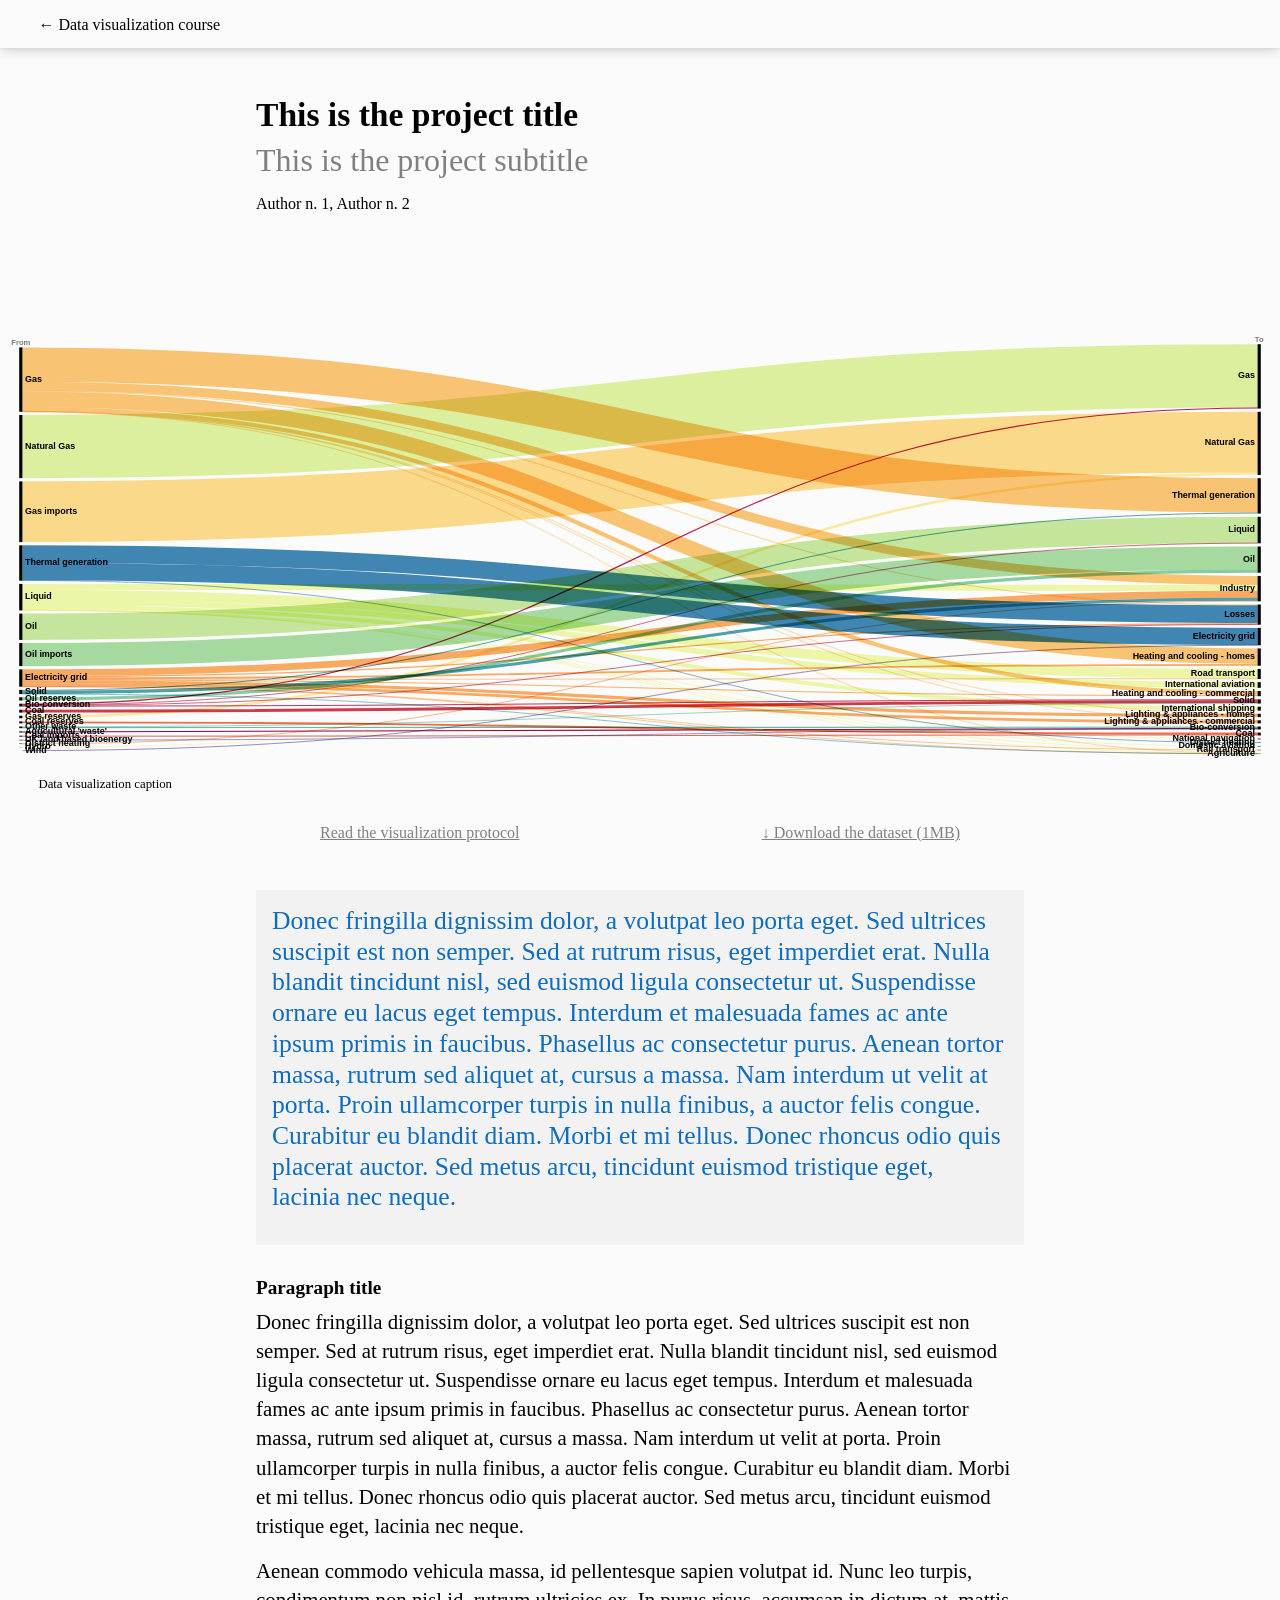
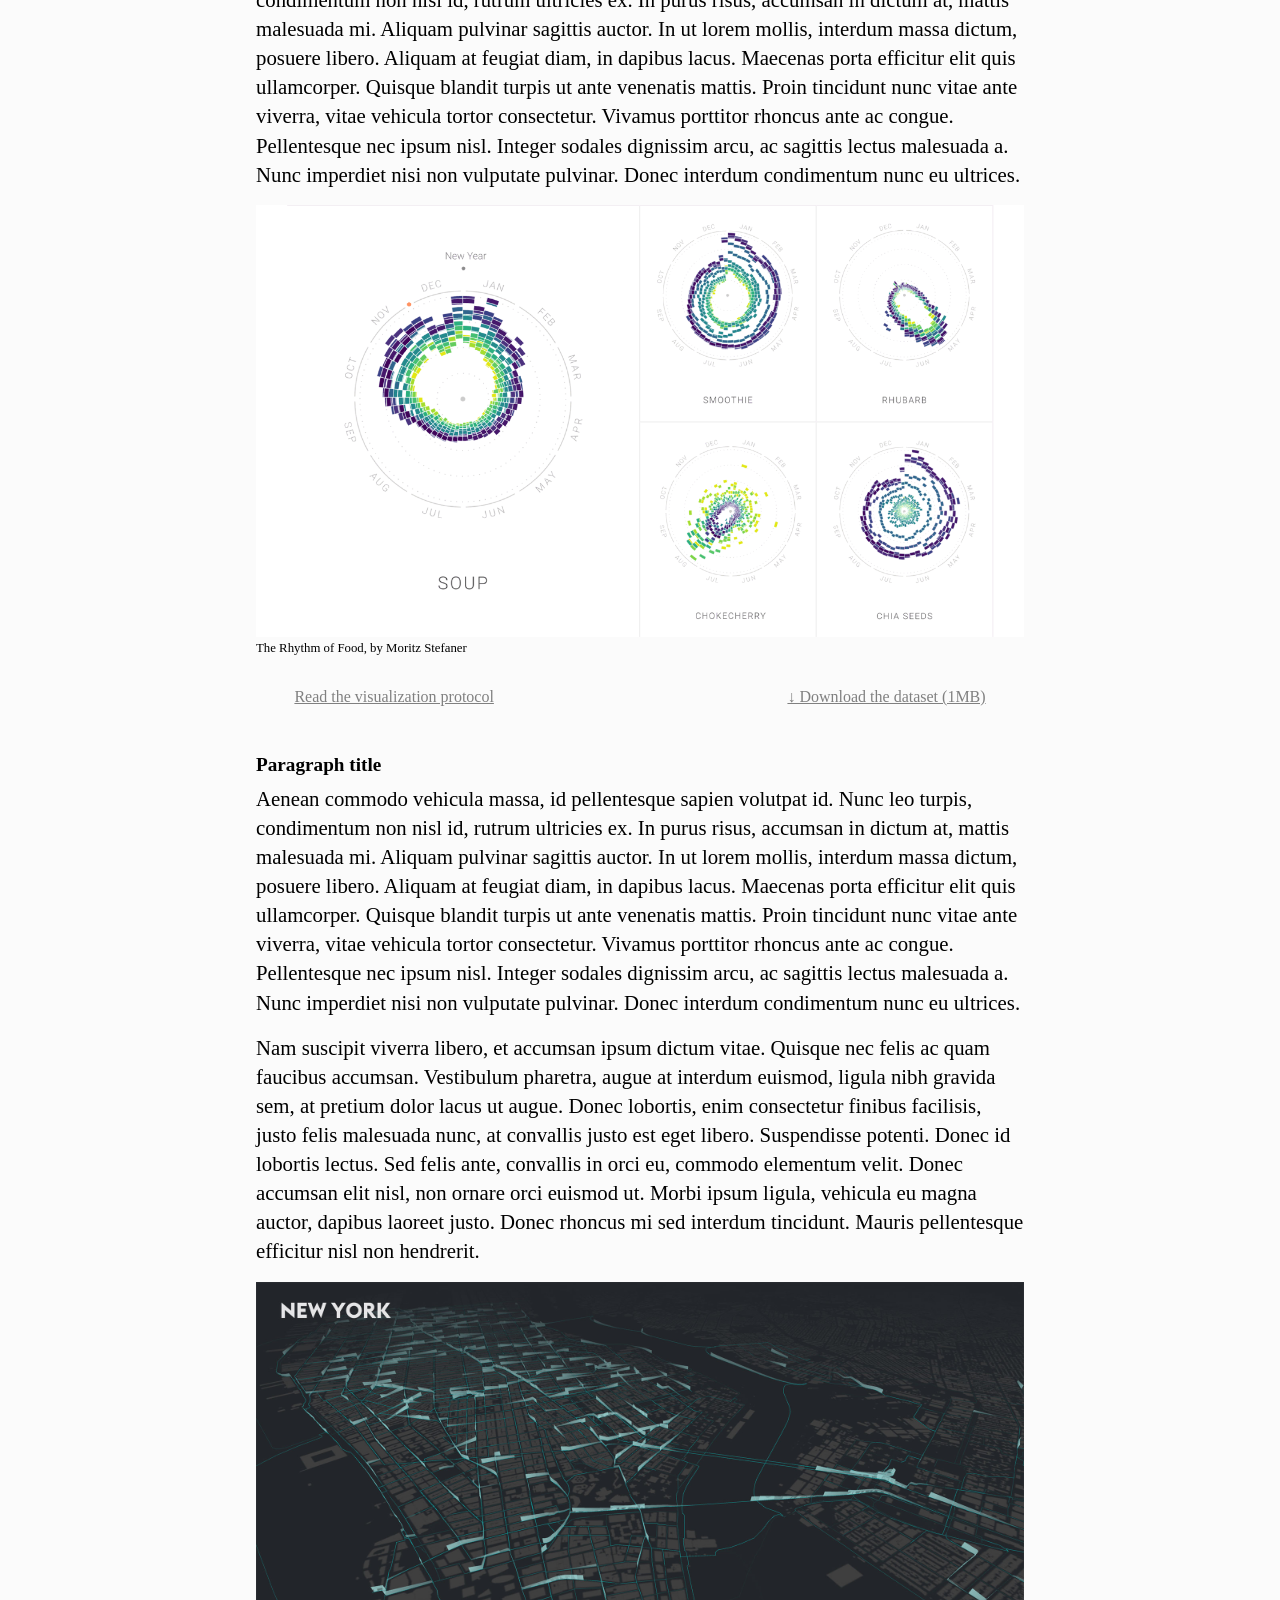
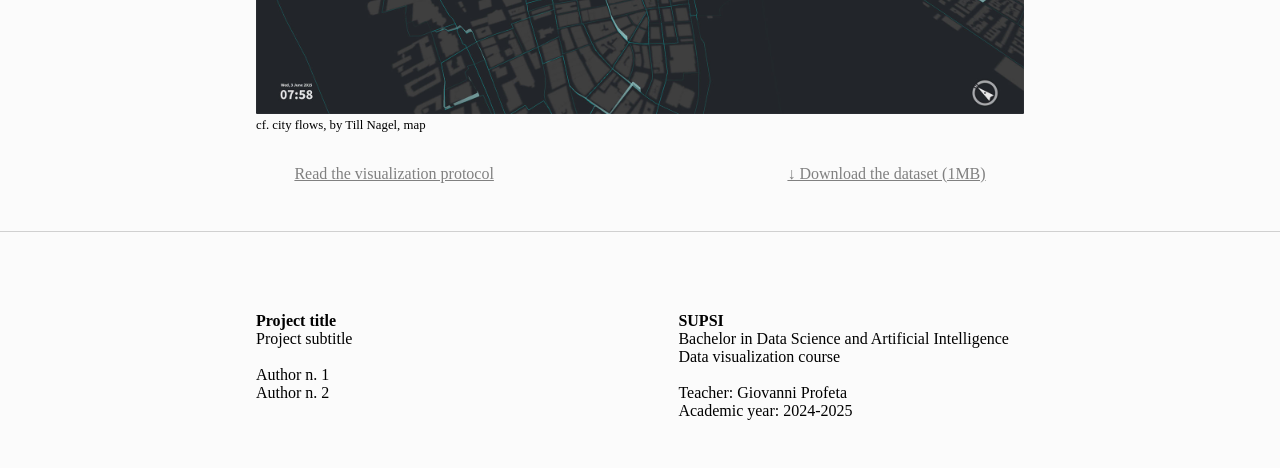
<file: index.html>
<!DOCTYPE html>
<html>
	<head>
		<meta charset="utf-8">
		<title>Title | Data visualization course</title>
		<meta name="description"content="Project description">
		<meta name="author" content="Authors' name and ssurname">
		<meta name="viewport" content="width=device-width, initial-scale=1">
		<!-- allow webpage to be run in full-screen mode -->
		<meta name="mobile-web-app-capable" content="yes">
		<meta name="apple-mobile-web-app-capable" content="yes">
		<!-- set nav bar color -->
		<meta name="theme-color" content="black"> <!-- Chrome, Firefox OS and Opera -->
		<meta name="msapplication-navbutton-color" content="black"> <!-- Windows Phone -->
		<meta name="apple-mobile-web-app-status-bar-style" content="black"> <!-- iOS Safari -->
		<link type="text/css" rel="stylesheet" href="assets/style/style.css">

		<script src='https://api.tiles.mapbox.com/mapbox-gl-js/v2.9.2/mapbox-gl.js'></script>
    	<link href='https://api.tiles.mapbox.com/mapbox-gl-js/v2.9.2/mapbox-gl.css' rel='stylesheet' />
	
		<link rel="preconnect" href="https://fonts.googleapis.com">
		<link rel="preconnect" href="https://fonts.gstatic.com" crossorigin>
		<link href="https://fonts.googleapis.com/css2?family=Roboto:ital,wght@0,400;0,700;1,400&display=swap" rel="stylesheet">
	
		<script src="assets/script/script.js" defer></script>
	</head>
	<body>
		<div id="topbar">
			<nav>
				<div class="go_home">
					<a href="../" title="Go back home">
						<span>
							←
						</span>
						<span>
							Data visualization course
						</span>
					</a>
				</div>
			</nav>
		</div>
		<main>
			<header>
				<h1>
					This is the project title 
				</h1>
				<h2>This is the project subtitle</h2>
				<h3>Author n. 1, Author n. 2</h3>
			</header>
			<section class="no_margin">
				<a name="highlight"></a>
				<figure>
					<object type="image/svg+xml" data="assets/dataviz/viz_01.svg" id="dataviz_01"></object>
					<figcaption>Data visualization caption</figcaption>
				</figure>
				<div class="download download_big">
					<div>
						<a href="assets/dataviz/protocols/01" title="Download visualization protocol" >
							Read the visualization protocol
						</a>
					</div>
					<div>
						<a href="assets/dataviz/dataset+metadata.zip" title="Download dataset">
							↓ Download the dataset (1MB)
						</a>
					</div>
				</div>
			</section>
			<article>
				<section id="abstract">
					<p>
						Donec fringilla dignissim dolor, a volutpat leo porta eget. Sed ultrices suscipit est non semper. Sed at rutrum risus, eget imperdiet erat. Nulla blandit tincidunt nisl, sed euismod ligula consectetur ut. Suspendisse ornare eu lacus eget tempus. Interdum et malesuada fames ac ante ipsum primis in faucibus. Phasellus ac consectetur purus. Aenean tortor massa, rutrum sed aliquet at, cursus a massa. Nam interdum ut velit at porta. Proin ullamcorper turpis in nulla finibus, a auctor felis congue. Curabitur eu blandit diam. Morbi et mi tellus. Donec rhoncus odio quis placerat auctor. Sed metus arcu, tincidunt euismod tristique eget, lacinia nec neque.
					</p>
				</section>
				<section>
					<h4>
						Paragraph title
					</h4>
					<p>
						Donec fringilla dignissim dolor, a volutpat leo porta eget. Sed ultrices suscipit est non semper. Sed at rutrum risus, eget imperdiet erat. Nulla blandit tincidunt nisl, sed euismod ligula consectetur ut. Suspendisse ornare eu lacus eget tempus. Interdum et malesuada fames ac ante ipsum primis in faucibus. Phasellus ac consectetur purus. Aenean tortor massa, rutrum sed aliquet at, cursus a massa. Nam interdum ut velit at porta. Proin ullamcorper turpis in nulla finibus, a auctor felis congue. Curabitur eu blandit diam. Morbi et mi tellus. Donec rhoncus odio quis placerat auctor. Sed metus arcu, tincidunt euismod tristique eget, lacinia nec neque.
					</p>
					<p>
						Aenean commodo vehicula massa, id pellentesque sapien volutpat id. Nunc leo turpis, condimentum non nisl id, rutrum ultricies ex. In purus risus, accumsan in dictum at, mattis malesuada mi. Aliquam pulvinar sagittis auctor. In ut lorem mollis, interdum massa dictum, posuere libero. Aliquam at feugiat diam, in dapibus lacus. Maecenas porta efficitur elit quis ullamcorper. Quisque blandit turpis ut ante venenatis mattis. Proin tincidunt nunc vitae ante viverra, vitae vehicula tortor consectetur. Vivamus porttitor rhoncus ante ac congue. Pellentesque nec ipsum nisl. Integer sodales dignissim arcu, ac sagittis lectus malesuada a. Nunc imperdiet nisi non vulputate pulvinar. Donec interdum condimentum nunc eu ultrices.
					</p>
					<figure class="figure">
						<img src="assets/images/01.png" alt="The Rhythm of Food, by Moritz Stefaner" width="1280" height="720">
						<figcaption>The Rhythm of Food, by Moritz Stefaner</figcaption>
					</figure>
					<div class="download download_small">
						<div>
							<a href="assets/dataviz/protocols/02" title="Download visualization protocol" >
								Read the visualization protocol
							</a>
						</div>
						<div>
							<a href="assets/dataviz/dataset+metadata.zip" title="Download dataset">
								↓ Download the dataset (1MB)
							</a>
						</div>
					</div>
				</section>
				</section>
				<section>
					<h4>
						Paragraph title
					</h4>
					<p>
						Aenean commodo vehicula massa, id pellentesque sapien volutpat id. Nunc leo turpis, condimentum non nisl id, rutrum ultricies ex. In purus risus, accumsan in dictum at, mattis malesuada mi. Aliquam pulvinar sagittis auctor. In ut lorem mollis, interdum massa dictum, posuere libero. Aliquam at feugiat diam, in dapibus lacus. Maecenas porta efficitur elit quis ullamcorper. Quisque blandit turpis ut ante venenatis mattis. Proin tincidunt nunc vitae ante viverra, vitae vehicula tortor consectetur. Vivamus porttitor rhoncus ante ac congue. Pellentesque nec ipsum nisl. Integer sodales dignissim arcu, ac sagittis lectus malesuada a. Nunc imperdiet nisi non vulputate pulvinar. Donec interdum condimentum nunc eu ultrices.
					</p>
					<p>
						Nam suscipit viverra libero, et accumsan ipsum dictum vitae. Quisque nec felis ac quam faucibus accumsan. Vestibulum pharetra, augue at interdum euismod, ligula nibh gravida sem, at pretium dolor lacus ut augue. Donec lobortis, enim consectetur finibus facilisis, justo felis malesuada nunc, at convallis justo est eget libero. Suspendisse potenti. Donec id lobortis lectus. Sed felis ante, convallis in orci eu, commodo elementum velit. Donec accumsan elit nisl, non ornare orci euismod ut. Morbi ipsum ligula, vehicula eu magna auctor, dapibus laoreet justo. Donec rhoncus mi sed interdum tincidunt. Mauris pellentesque efficitur nisl non hendrerit.
					</p>
					<figure class="figure">
						<img src="assets/images/02.png" alt="cf. city flows, by Till Nagel, map" width="1920" height="1080">
						<figcaption>cf. city flows, by Till Nagel, map</figcaption>
					</figure>
					<div class="download download_small">
						<div>
							<a href="assets/dataviz/protocols/03" title="Download visualization protocol" >
								Read the visualization protocol
							</a>
						</div>
						<div>
							<a href="assets/dataviz/dataset+metadata.zip" title="Download dataset">
								↓ Download the dataset (1MB)
							</a>
						</div>
					</div>
				</section>
			</article>
			
			<footer>
				<section>
					<div>
						<strong>Project title</strong><br/>
						Project subtitle<br/><br/>
						Author n. 1<br/>
						Author n. 2
					</div>
					<div>
						<strong>SUPSI</strong><br/>
						Bachelor in Data Science and Artificial Intelligence<br/>
						Data visualization course<br/><br/>
						Teacher: Giovanni Profeta<br/>
						Academic year: 2024-2025
					</div>
				</section>
			</footer>
		</main>
	</body>
</html>
</file>
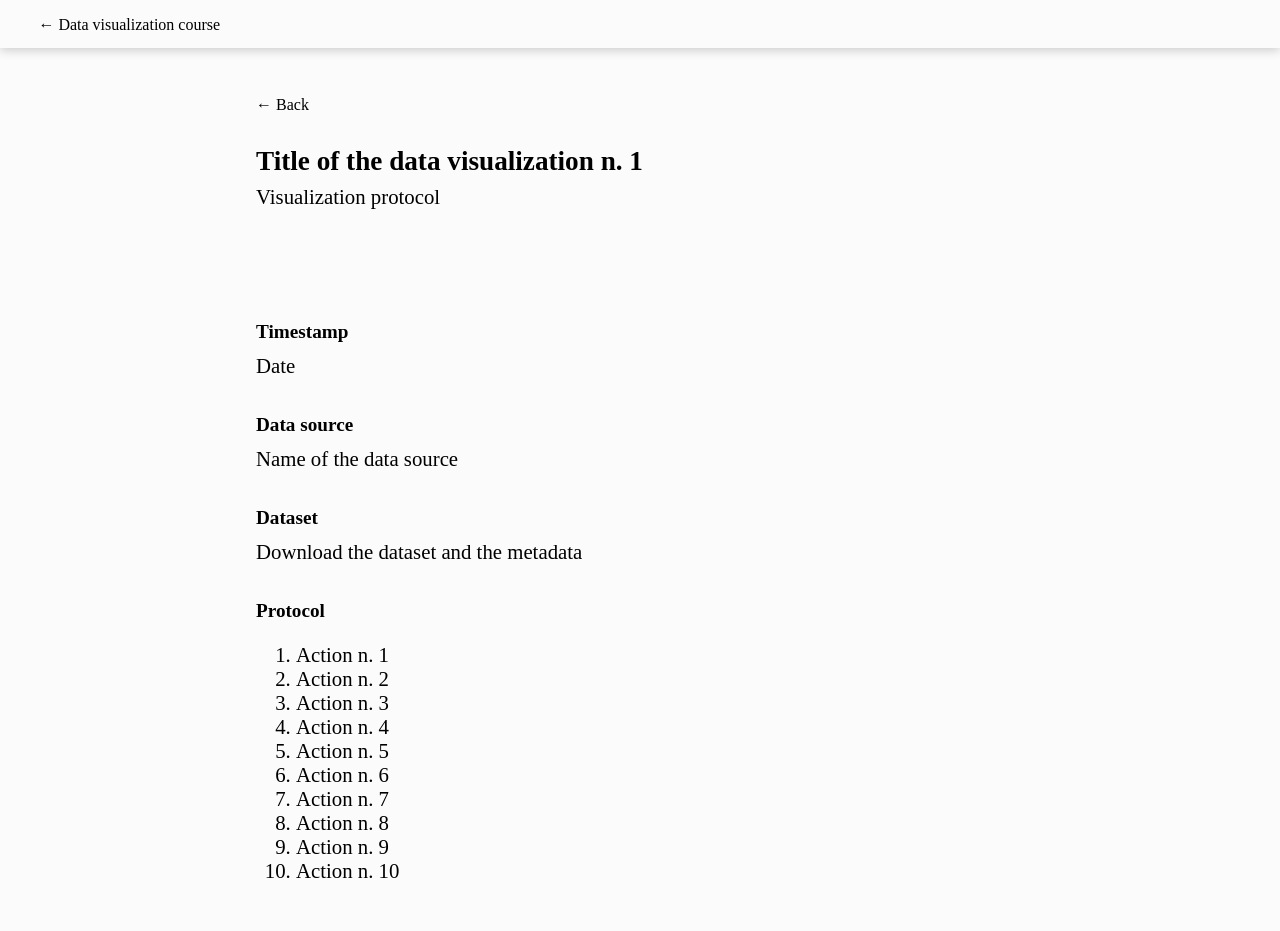
<file: assets/dataviz/protocols/01/index.html>
<!DOCTYPE html>
<html>
	<head>
		<meta charset="utf-8">
		<title>Page title | Data visualization course</title>
		<meta name="description"content="Project description">
		<meta name="author" content="Authors' name and ssurname">
		<meta name="viewport" content="width=device-width, initial-scale=1">
		<!-- allow webpage to be run in full-screen mode -->
		<meta name="mobile-web-app-capable" content="yes">
		<meta name="apple-mobile-web-app-capable" content="yes">
		<!-- set nav bar color -->
		<meta name="theme-color" content="black"> <!-- Chrome, Firefox OS and Opera -->
		<meta name="msapplication-navbutton-color" content="black"> <!-- Windows Phone -->
		<meta name="apple-mobile-web-app-status-bar-style" content="black"> <!-- iOS Safari -->
		<link type="text/css" rel="stylesheet" href="../../../style/style.css">	
	</head>
	<body>
		<div id="topbar">
			<nav>
				<div class="go_home">
					<a href="../../../../" title="Go back home">
						<span>
							←
						</span>
						<span>
							Data visualization course
						</span>
					</a>
				</div>
			</nav>
		</div>
		<main style="width: 100%;">
			<header class="protocol">
				<span>
					<a href="../../../../" title="Go back">
						← Back
					</a>
				</span>
				<h1>
					Title of the data visualization n. 1
				</h1>
				<h2>
					Visualization protocol
				</h2>
			</header>
			<article>
				<section>
					<h4>Timestamp</h4>
					<p>Date</p><br/>
					
					<h4>Data source</h4>
					<p><a href="https://github.com/CSSEGISandData/COVID-19/blob/master/csse_covid_19_data/csse_covid_19_time_series/time_series_covid19_deaths_global.csv">Name of the data source</a></p><br/>

					<h4>Dataset</h4>
					<p>
						<a href="../../dataset+metadata.zip">Download the dataset and the metadata</a>
					</p><br/>
				
					<h4>Protocol</h4>
					<ol style="font-size: 1.3rem;">
						<li>Action n. 1</li>
						<li>Action n. 2</li>
						<li>Action n. 3</li>
						<li>Action n. 4</li>
						<li>Action n. 5</li>
						<li>Action n. 6</li>
						<li>Action n. 7</li>
						<li>Action n. 8</li>
						<li>Action n. 9</li>
						<li>Action n. 10</li>
					</ol>
					
				</section>
			</article>
		</main>
	</body>
</html>
</file>
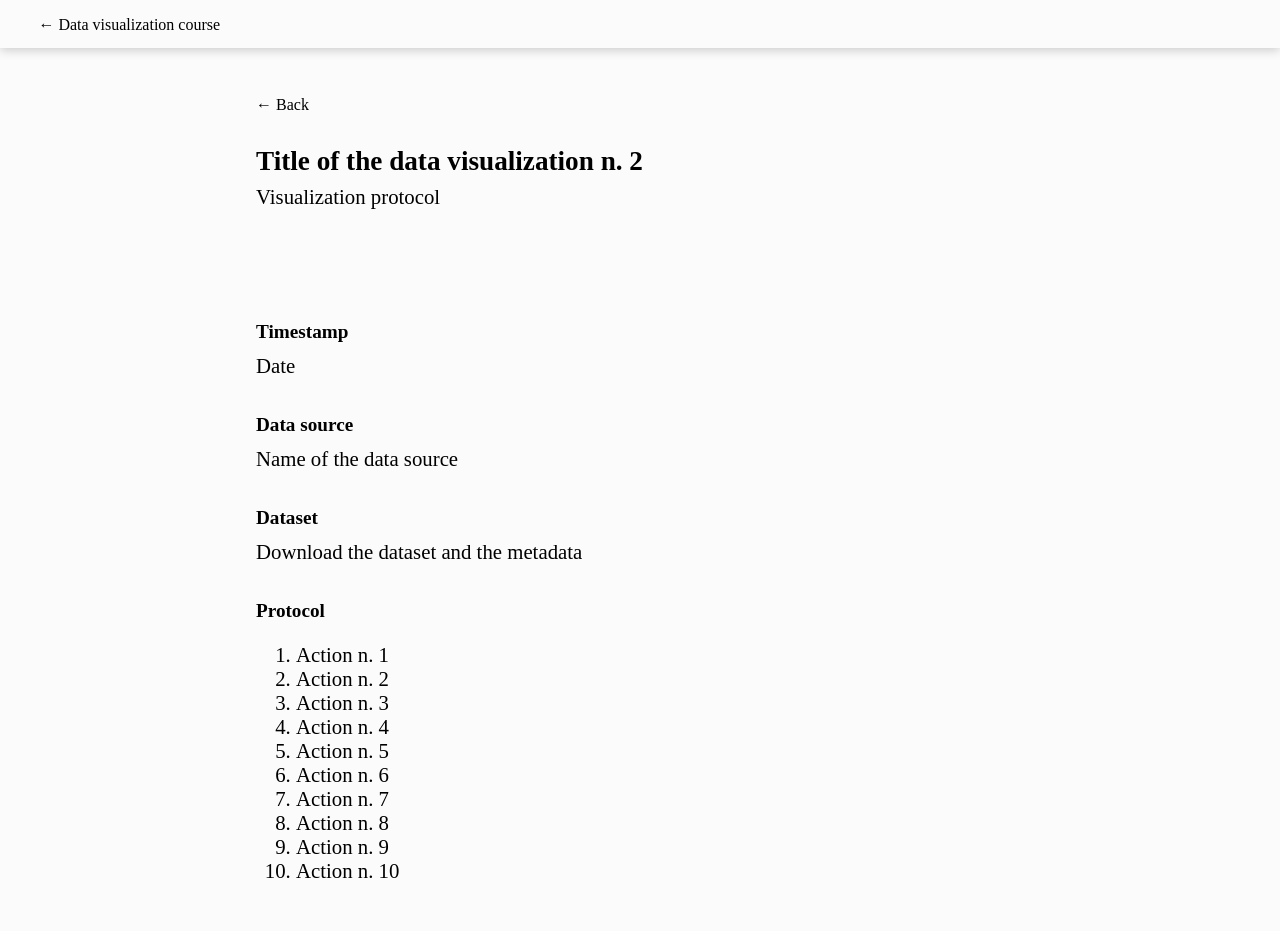
<file: assets/dataviz/protocols/02/index.html>
<!DOCTYPE html>
<html>
	<head>
		<meta charset="utf-8">
		<title>Page title | Data visualization course</title>
		<meta name="description"content="Project description">
		<meta name="author" content="Authors' name and ssurname">
		<meta name="viewport" content="width=device-width, initial-scale=1">
		<!-- allow webpage to be run in full-screen mode -->
		<meta name="mobile-web-app-capable" content="yes">
		<meta name="apple-mobile-web-app-capable" content="yes">
		<!-- set nav bar color -->
		<meta name="theme-color" content="black"> <!-- Chrome, Firefox OS and Opera -->
		<meta name="msapplication-navbutton-color" content="black"> <!-- Windows Phone -->
		<meta name="apple-mobile-web-app-status-bar-style" content="black"> <!-- iOS Safari -->
		<link type="text/css" rel="stylesheet" href="../../../style/style.css">	
	</head>
	<body>
		<div id="topbar">
			<nav>
				<div class="go_home">
					<a href="../../../../" title="Go back home">
						<span>
							←
						</span>
						<span>
							Data visualization course
						</span>
					</a>
				</div>
			</nav>
		</div>
		<main style="width: 100%;">
			<header class="protocol">
				<span>
					<a href="../../../../" title="Go back">
						← Back
					</a>
				</span>
				<h1>
					Title of the data visualization n. 2
				</h1>
				<h2>
					Visualization protocol
				</h2>
			</header>
			<article>
				<section>
					<h4>Timestamp</h4>
					<p>Date</p><br/>
					
					<h4>Data source</h4>
					<p><a href="https://github.com/CSSEGISandData/COVID-19/blob/master/csse_covid_19_data/csse_covid_19_time_series/time_series_covid19_deaths_global.csv">Name of the data source</a></p><br/>

					<h4>Dataset</h4>
					<p>
						<a href="../../dataset+metadata.zip">Download the dataset and the metadata</a>
					</p><br/>
					
					<h4>Protocol</h4>
					<ol style="font-size: 1.3rem;">
						<li>Action n. 1</li>
						<li>Action n. 2</li>
						<li>Action n. 3</li>
						<li>Action n. 4</li>
						<li>Action n. 5</li>
						<li>Action n. 6</li>
						<li>Action n. 7</li>
						<li>Action n. 8</li>
						<li>Action n. 9</li>
						<li>Action n. 10</li>
					</ol>
					
				</section>
			</article>
		</main>
	</body>
</html>
</file>
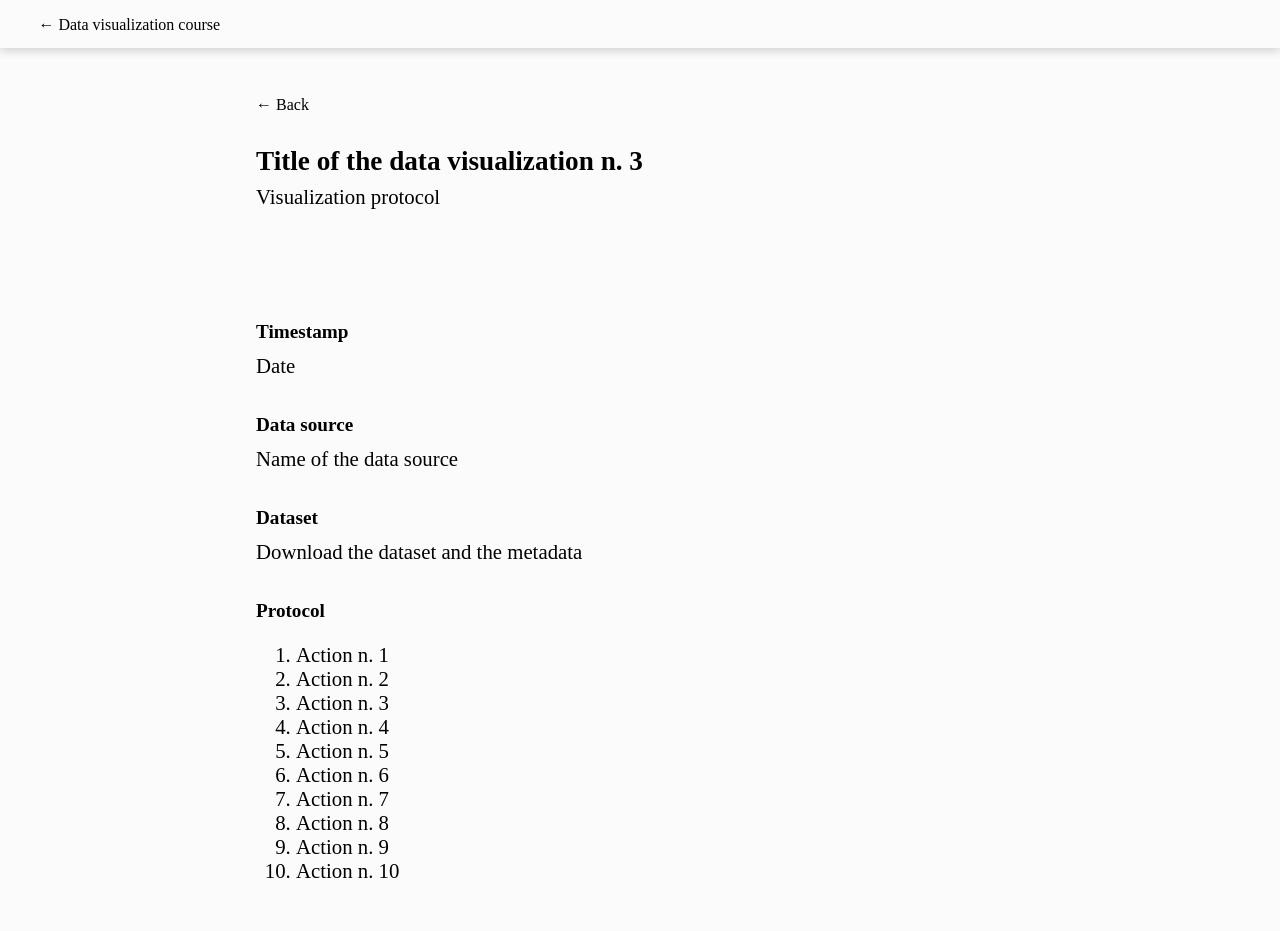
<file: assets/dataviz/protocols/03/index.html>
<!DOCTYPE html>
<html>
	<head>
		<meta charset="utf-8">
		<title>Page title | Data visualization course</title>
		<meta name="description"content="Project description">
		<meta name="author" content="Authors' name and ssurname">
		<meta name="viewport" content="width=device-width, initial-scale=1">
		<!-- allow webpage to be run in full-screen mode -->
		<meta name="mobile-web-app-capable" content="yes">
		<meta name="apple-mobile-web-app-capable" content="yes">
		<!-- set nav bar color -->
		<meta name="theme-color" content="black"> <!-- Chrome, Firefox OS and Opera -->
		<meta name="msapplication-navbutton-color" content="black"> <!-- Windows Phone -->
		<meta name="apple-mobile-web-app-status-bar-style" content="black"> <!-- iOS Safari -->
		<link type="text/css" rel="stylesheet" href="../../../style/style.css">	
	</head>
	<body>
		<div id="topbar">
			<nav>
				<div class="go_home">
					<a href="../../../../" title="Go back home">
						<span>
							←
						</span>
						<span>
							Data visualization course
						</span>
					</a>
				</div>
			</nav>
		</div>
		<main style="width: 100%;">
			<header class="protocol">
				<span>
					<a href="../../../../" title="Go back">
						← Back
					</a>
				</span>
				<h1>
					Title of the data visualization n. 3
				</h1>
				<h2>
					Visualization protocol
				</h2>
			</header>
			<article>
				<section>
					<h4>Timestamp</h4>
					<p>Date</p><br/>
					
					<h4>Data source</h4>
					<p><a href="https://github.com/CSSEGISandData/COVID-19/blob/master/csse_covid_19_data/csse_covid_19_time_series/time_series_covid19_deaths_global.csv">Name of the data source</a></p><br/>

					<h4>Dataset</h4>
					<p>
						<a href="../../dataset+metadata.zip">Download the dataset and the metadata</a>
					</p><br/>
					
					<h4>Protocol</h4>
					<ol style="font-size: 1.3rem;">
						<li>Action n. 1</li>
						<li>Action n. 2</li>
						<li>Action n. 3</li>
						<li>Action n. 4</li>
						<li>Action n. 5</li>
						<li>Action n. 6</li>
						<li>Action n. 7</li>
						<li>Action n. 8</li>
						<li>Action n. 9</li>
						<li>Action n. 10</li>
					</ol>
					
				</section>
			</article>
		</main>
	</body>
</html>
</file>
<file: assets/style/style.css>
html {
	box-sizing: border-box;
}
*, *:before, *:after {
	box-sizing: inherit;
}
body {
	background-color: #fbfbfb;
	margin:  0;
	font-size: 16px;
	font-family: "Times New Roman", Serif;
}
/* ---- overal layout  -----*/

.link {
	margin-left: -1.25em;
}
.link:before {
	display: inline-block;
	width: 1.25em;
	content: "→";
}
hr{
	opacity: 0.2;
	margin:1em 0 1em 0;
}
figure{
	margin: 0;
}
img{
	max-width: 100%;
	height:  auto;
}
#topbar {
	position: absolute;
	top:  0;
	width: 100%;
	padding: 1rem 3%;
	height: 3rem;
	position: fixed;
	background-color: #fbfbfb;
	color: red;
	box-shadow: 0 2px 10px rgb(0 0 0 / 20%);
	z-index: 999;
}
#topbar nav {
	display: flex;
	justify-content: start;
}
#topbar nav div {
	margin-right: 10px;
}
main{
	margin-top: 3rem;
	position: absolute;
}
header, article, footer section {
	margin: 2rem 30% 0;
}
header {
	margin-top: 3rem;
	margin-bottom: 7rem;
}
.go_home a:hover{
	text-decoration: none;
}
section{
	margin-bottom: 3rem;
}
figure{
	margin: 1rem 0;
}
#icons {
	display: flex;
	justify-content: space-between;
	margin-top: 30px;
}
.protocol h1 {
	font-size: 1.7rem;
	margin-top: 2rem;
}
.protocol h2 {
	font-size: 1.3rem;
}


/* ---- data visualizations -----*/

#dataviz_01 {
	border:  none;
	max-width: 100%;
	height: auto;
}
.download_big {
	display: flex;
	justify-content: space-between;
	margin: 2rem 25%;
}
.download_small {
	display: flex;
	justify-content: space-between;
	margin: 2rem 5%;
}

/* ---- footer -----*/

footer {
	margin-bottom: 3rem;
	border-top: 1px solid #d0d0d0;
	padding-top: 3rem;
}
footer section {	
	display: flex;
	justify-content: space-between;
}
footer section div{
	width: 45%;
}

/* ---- typography -----*/

h1 {
	font-size: 2.1rem;
	font-weight: bold;
	margin: 0 0 0.5rem;
}
h2 {
	font-size: 1.7rem;
	font-weight: normal;
	margin: 0 0 1rem;
}
h3 {
	font-size: 1rem;
	font-weight: normal;
	margin: 0 0 1rem;
}
h4 {
	font-size: 1.2rem;
	font-weight: bold;
	margin: 0 0 0.5rem;
}
p{
	font-size: 1.3rem;
	line-height: 1.4;
	margin: 0 0 1rem;
}
figcaption{
	font-size: 0.8rem;
}
a{
	text-decoration: none;
	color:black;
}
a:hover{
	text-decoration: underline;
}
ul{
	margin:0;
	padding: 0;
	list-style: none;
}
.author {
	width: 200px;
	display: inline-block;
}
#abstract{
	margin-bottom: 2rem;
}
figcaption{
	padding: 0;
}
.no_margin figcaption {
	padding: 0 3%;
}
#abstract {
	background-color: #f3f2f2;
	color: #0F6DBF;
	padding: 1rem;
}
#abstract p {
	font-style: normal;
	font-weight: normal;
	font-size: 1.6rem;
	line-height: 1.2;
}
.download a {
	text-decoration: underline;
	color: gray;
}
.download a:hover {  
	color: black;
}



/* ---- tablet version -----*/

@media only screen and (max-width: 1440px) {
	header, article, footer section {
		margin-left: 20%;
		margin-right: 20%;
	}
}

@media only screen and (max-width: 992px) {
	h1 {
		font-size: 1.9rem;
	}
	h2, #abstract {
		font-size: 1.5rem;
	}
	.author {
		display: block;
	}
	li {
		margin-bottom: 1em;
	}
	header, article, footer section {
		margin-left: 5%;
		margin-right: 5%;
	}
	footer section{
		display: block;
	}
	footer section div:nth-child(1) {
		margin-bottom: 3rem;
	}
	.download {
		display: flex;
		justify-content: space-between;
		margin: 1rem 5%;
	}
	.download_small {
		margin: 0;
	}
	figcaption{
		padding: 0%;
	}
	.no_margin figcaption {
		padding: 0 5%;
	}
	footer section div{
		width: 100%;
	}

	/* ---- map -----*/

	#map02{
		width: calc(100% - 180px);
	}
	#sidebar_map02 {
		width: 180px;
	}
	#map04{
		width: calc(100% - 180px);
	}
	#sidebar_map04 {
		width: 180px;
	}

}
</file>
